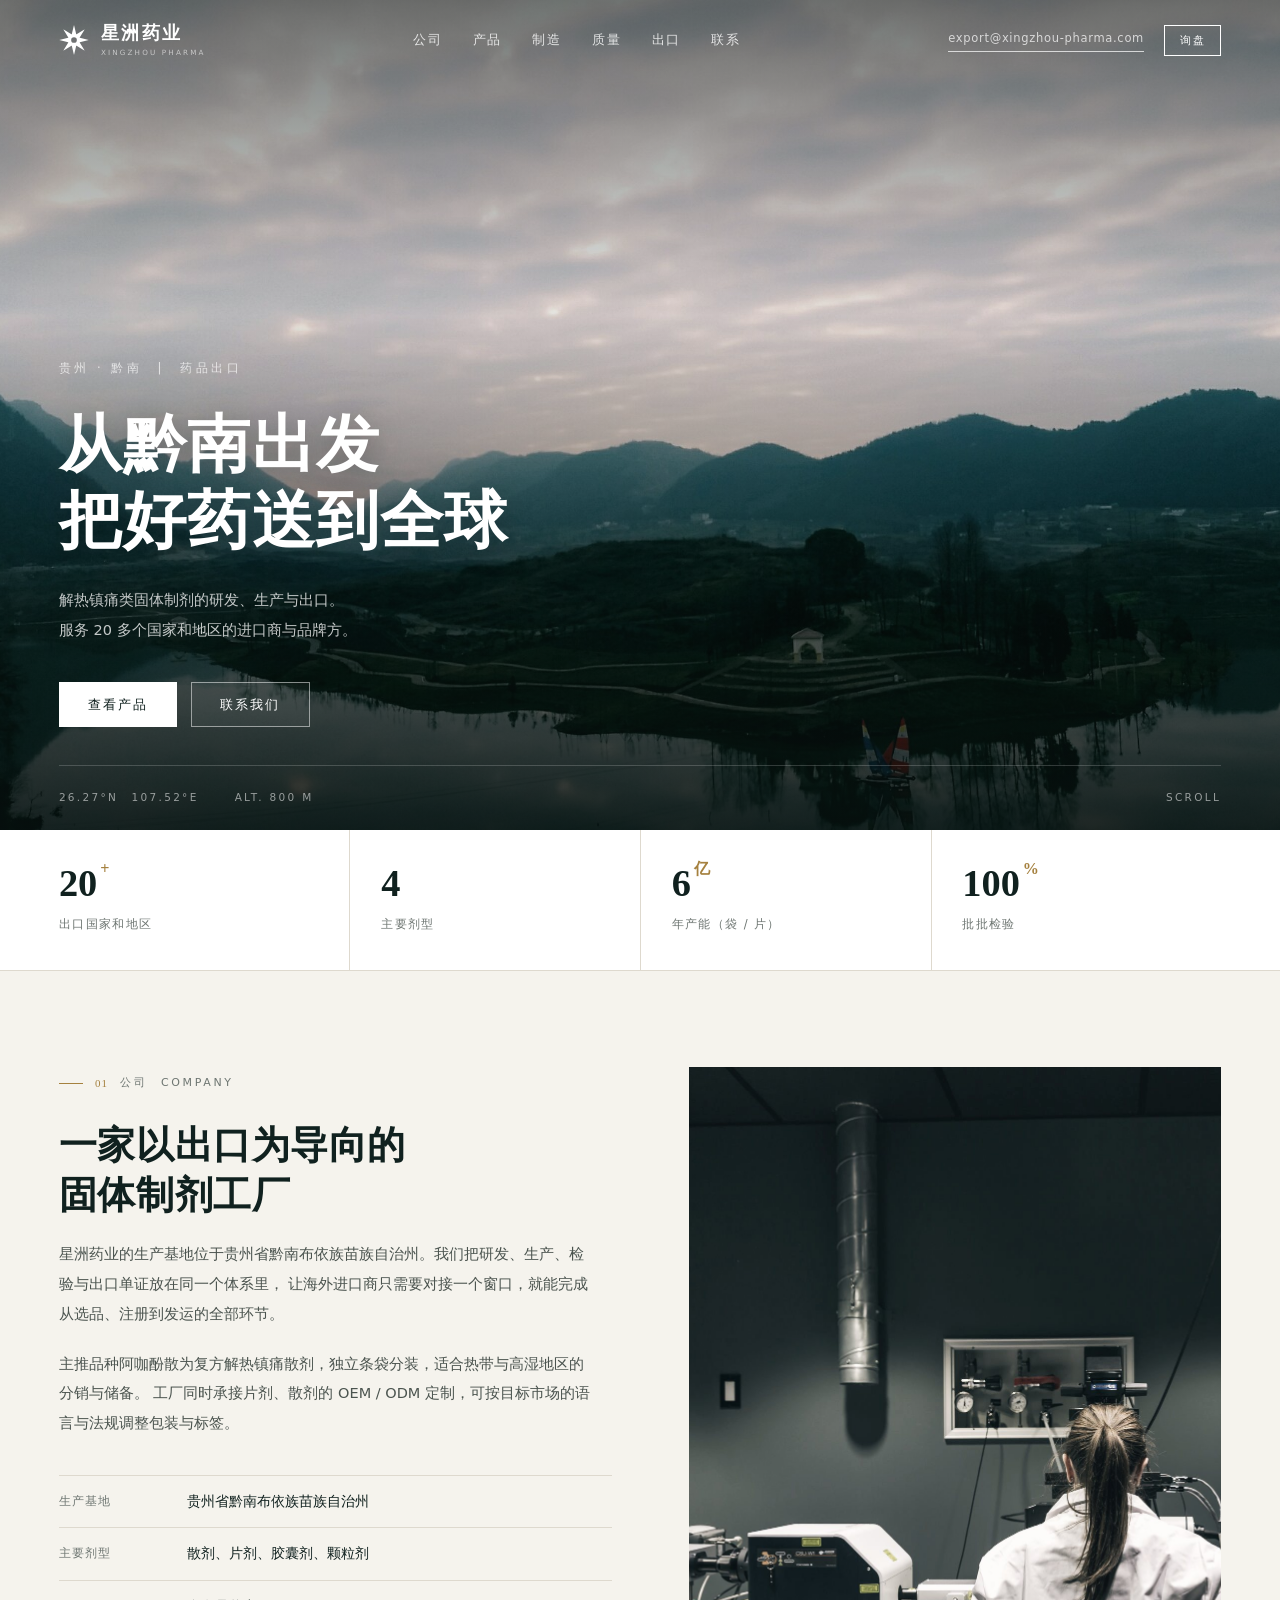
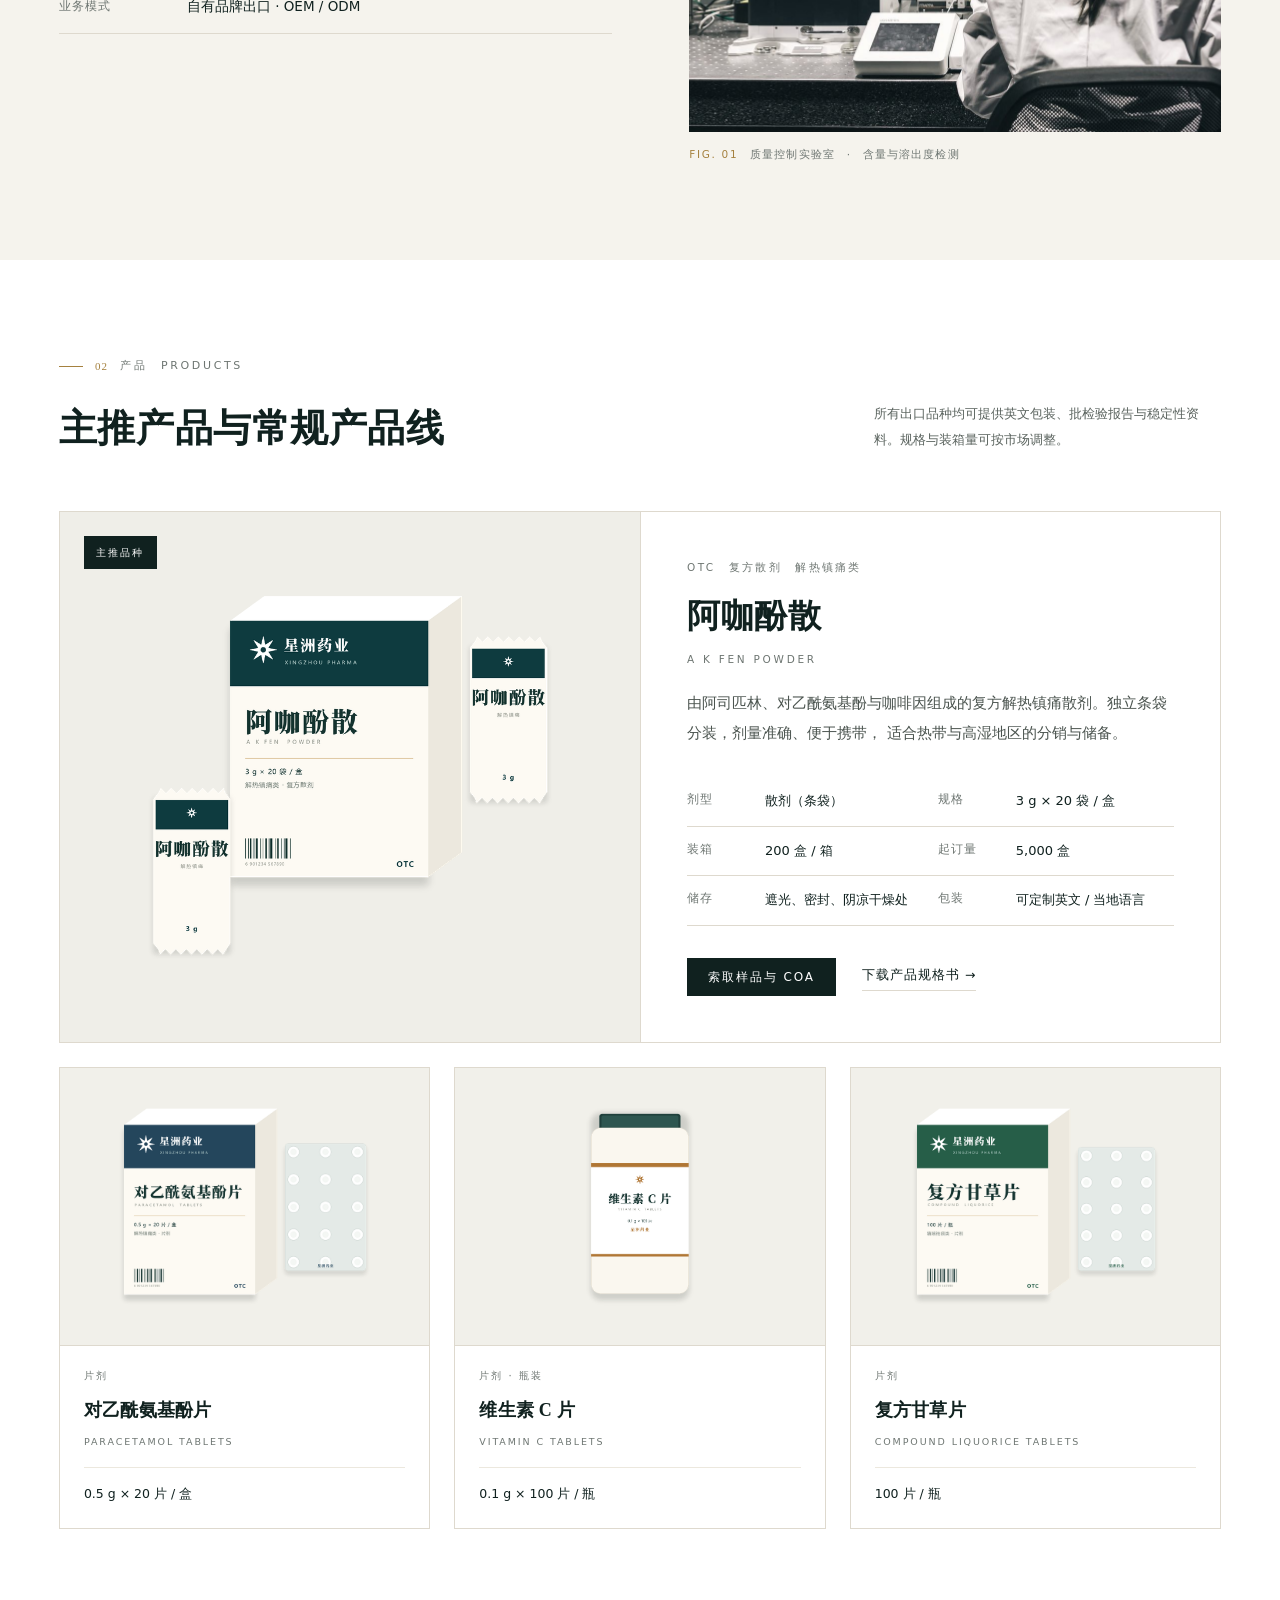
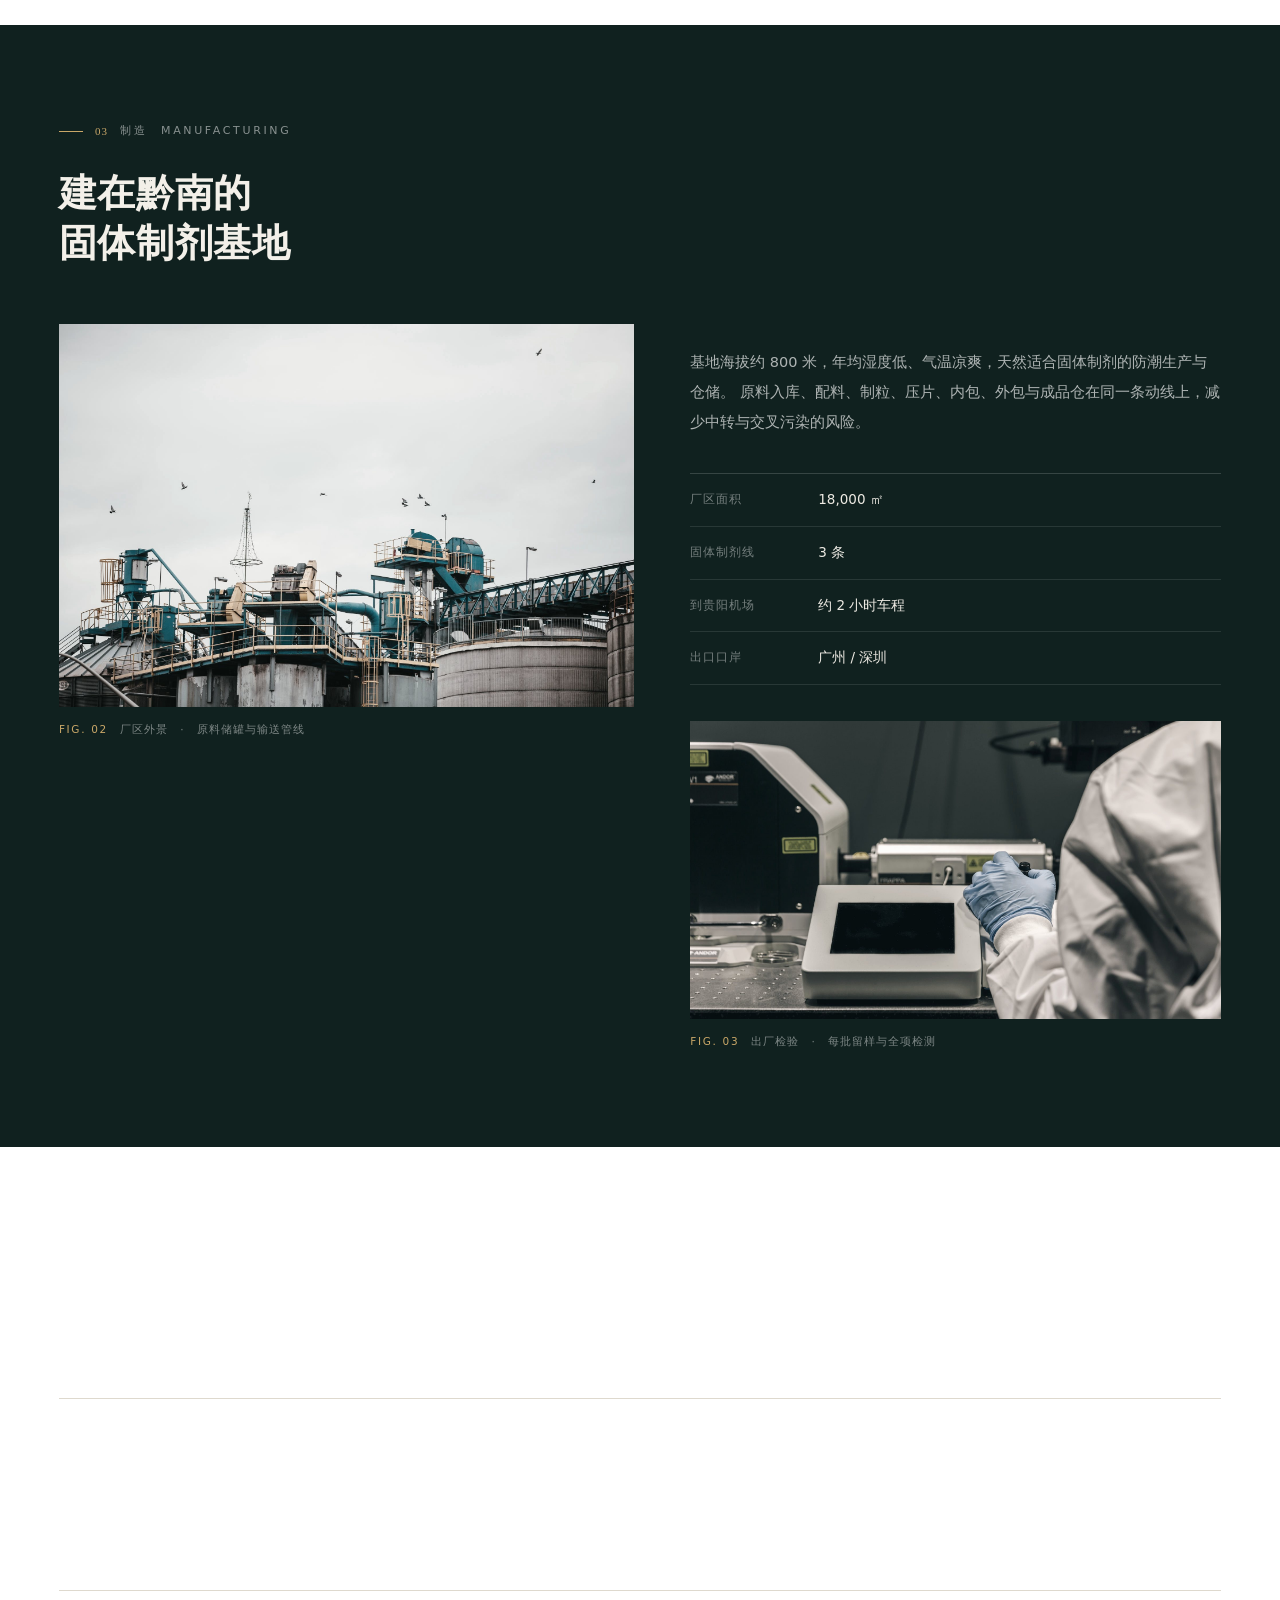
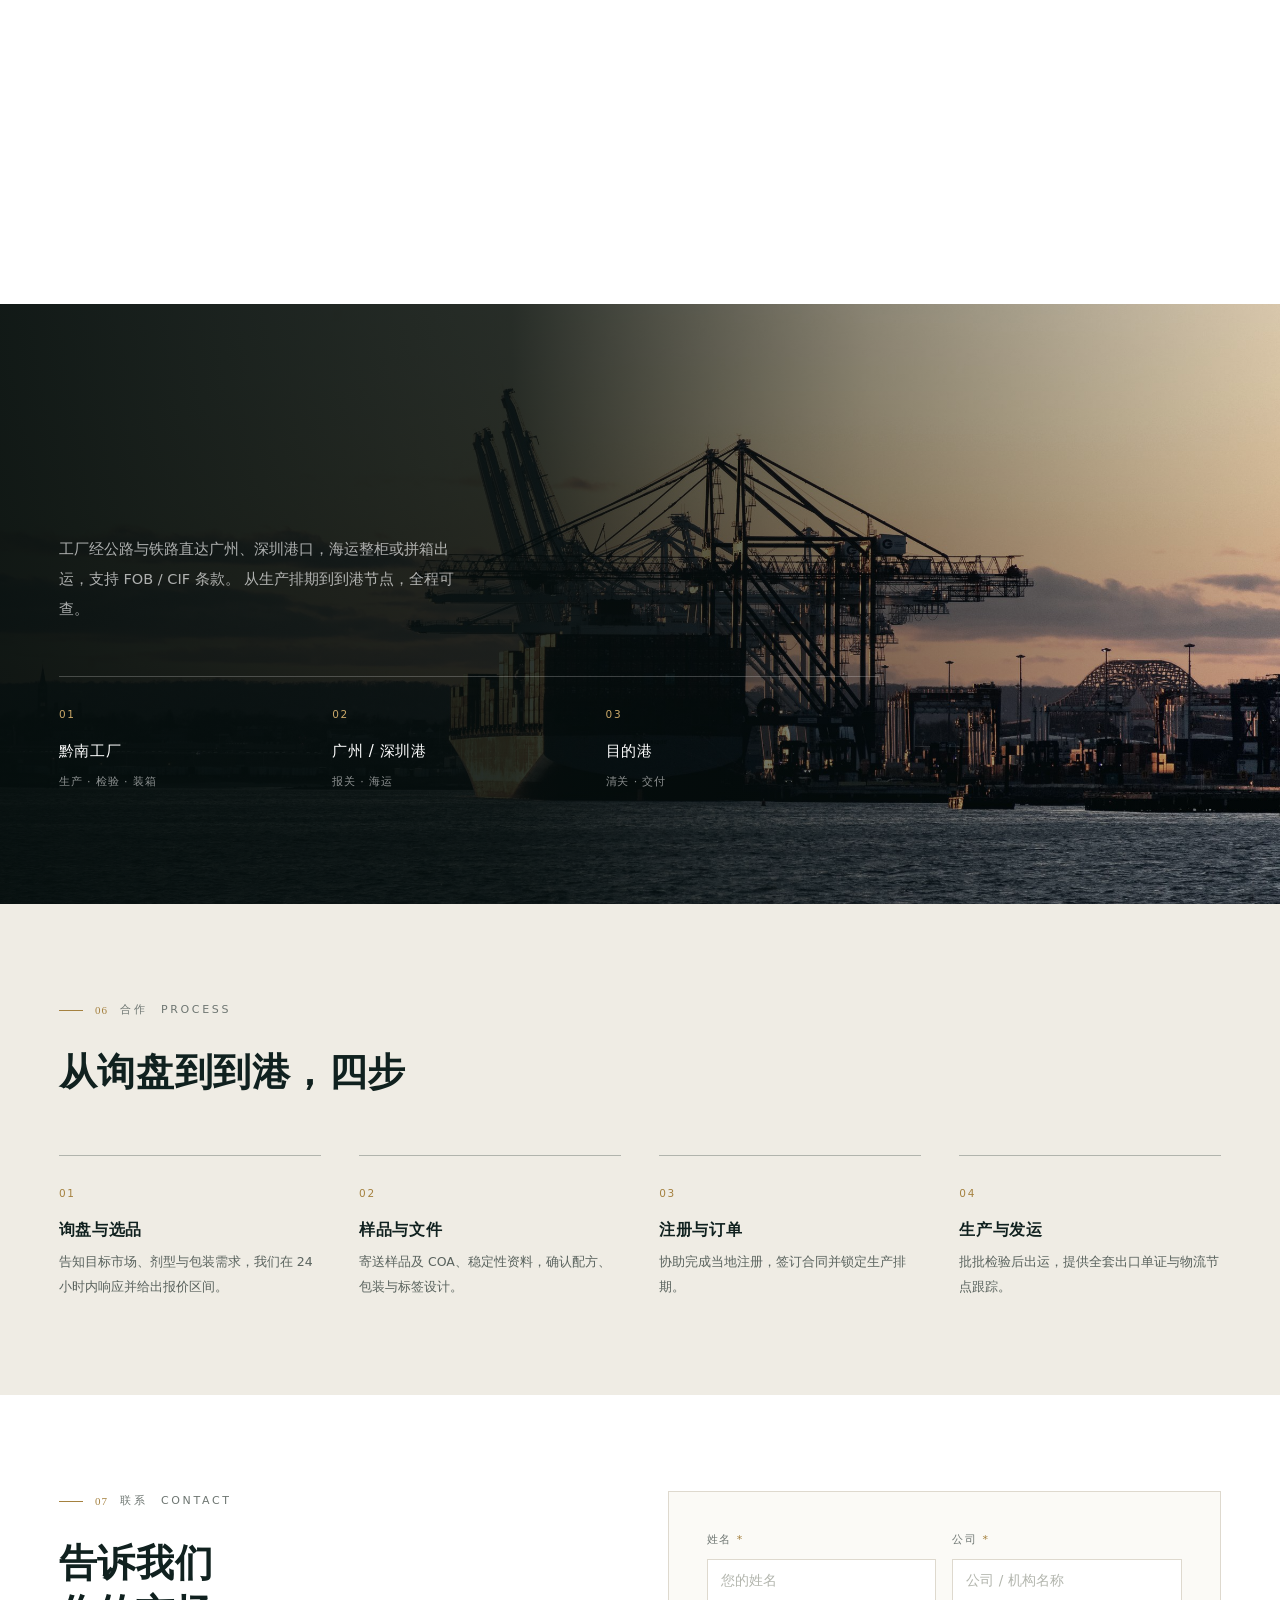
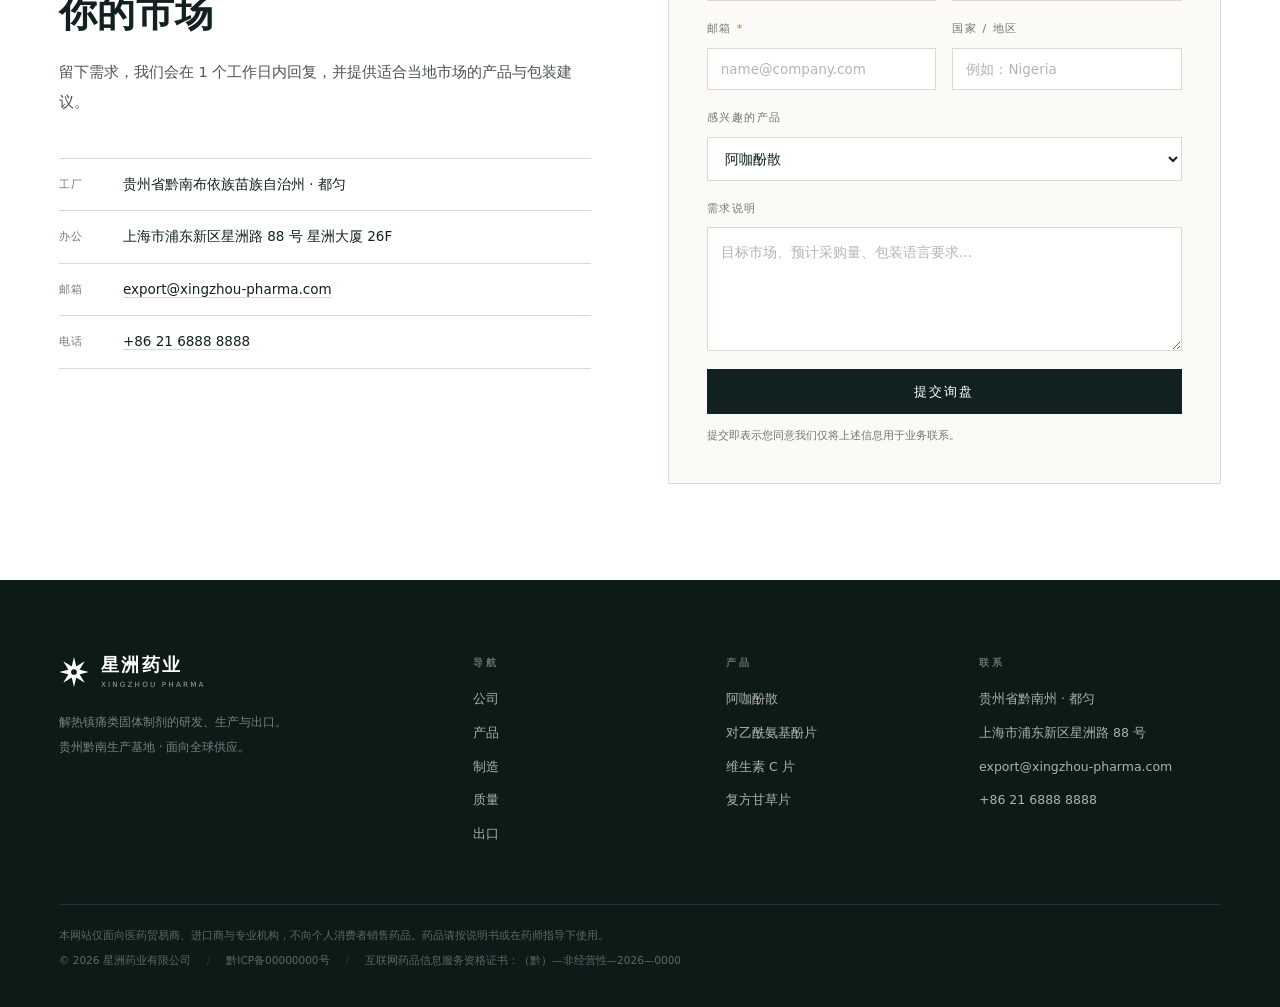
<file: index.html>
<!DOCTYPE html>
<html lang="zh-CN">
<head>
<meta charset="utf-8">
<meta name="viewport" content="width=device-width, initial-scale=1">
<title>星洲药业 XINGZHOU PHARMA｜解热镇痛类固体制剂 · 贵州黔南 · 药品出口</title>
<meta name="description" content="星洲药业位于贵州省黔南布依族苗族自治州，专注解热镇痛类固体制剂的研发、生产与出口。主推阿咖酚散，提供 OEM/ODM、注册文件与全套出口单证。">
<meta name="keywords" content="星洲药业,阿咖酚散,药品出口,解热镇痛,贵州黔南,制药工厂,OEM,ODM">
<meta property="og:type" content="website">
<meta property="og:title" content="星洲药业 · 从黔南出发，把好药送到全球">
<meta property="og:description" content="解热镇痛类固体制剂出口企业，主推阿咖酚散，贵州黔南生产基地。">
<meta property="og:image" content="assets/img/photo/hero-guizhou.jpg">
<meta name="theme-color" content="#0E3B3F">
<link rel="icon" href="assets/img/favicon.svg" type="image/svg+xml">
<link rel="apple-touch-icon" href="assets/img/favicon.svg">
<link rel="preload" as="image" href="assets/img/photo/hero-guizhou.jpg">
<link rel="stylesheet" href="assets/css/style.css">
<script>document.documentElement.className += ' js';</script>
<script type="application/ld+json">
{
  "@context": "https://schema.org",
  "@type": "Organization",
  "name": "星洲药业",
  "alternateName": "XINGZHOU PHARMA",
  "url": "https://www.xingzhou-pharma.com/",
  "description": "解热镇痛类固体制剂的研发、生产与出口企业，生产基地设于贵州省黔南布依族苗族自治州。",
  "address": {
    "@type": "PostalAddress",
    "addressRegion": "贵州省",
    "addressLocality": "黔南布依族苗族自治州",
    "addressCountry": "CN"
  },
  "contactPoint": [{
    "@type": "ContactPoint",
    "contactType": "sales",
    "email": "export@xingzhou-pharma.com",
    "telephone": "+86-21-6888-8888",
    "availableLanguage": ["zh-CN", "en"]
  }]
}
</script>
</head>
<body>
<a class="skip" href="#main">跳到主要内容</a>

<header class="site-header" id="header">
  <div class="container header-inner">
    <a class="brand" href="#top" aria-label="星洲药业 首页">
      <svg class="brand-mark" viewBox="0 0 200 200" aria-hidden="true">
        <path fill="currentColor" fill-rule="evenodd" d="M99.54 1.89 Q100.00 0.00 100.46 1.89 L114.85 61.15 Q115.31 63.04 116.97 62.03 L169.05 30.30 Q170.71 29.29 169.70 30.95 L137.97 83.03 Q136.96 84.69 138.85 85.15 L198.11 99.54 Q200.00 100.00 198.11 100.46 L138.85 114.85 Q136.96 115.31 137.97 116.97 L169.70 169.05 Q170.71 170.71 169.05 169.70 L116.97 137.97 Q115.31 136.96 114.85 138.85 L100.46 198.11 Q100.00 200.00 99.54 198.11 L85.15 138.85 Q84.69 136.96 83.03 137.97 L30.95 169.70 Q29.29 170.71 30.30 169.05 L62.03 116.97 Q63.04 115.31 61.15 114.85 L1.89 100.46 Q0.00 100.00 1.89 99.54 L61.15 85.15 Q63.04 84.69 62.03 83.03 L30.30 30.95 Q29.29 29.29 30.95 30.30 L83.03 62.03 Q84.69 63.04 85.15 61.15 Z M81.00 100 A 19 19 0 1 0 119.00 100 A 19 19 0 1 0 81.00 100 Z"/>
      </svg>
      <span class="brand-text">
        <strong>星洲药业</strong>
        <em>XINGZHOU PHARMA</em>
      </span>
    </a>

    <nav class="nav" id="nav" aria-label="主导航">
      <a href="#about">公司</a>
      <a href="#products">产品</a>
      <a href="#facility">制造</a>
      <a href="#quality">质量</a>
      <a href="#export">出口</a>
      <a href="#contact">联系</a>
    </nav>

    <div class="header-actions">
      <a class="header-mail" href="mailto:export@xingzhou-pharma.com">export@xingzhou-pharma.com</a>
      <a class="btn btn-outline btn-xs" href="#contact">询盘</a>
      <button class="burger" id="burger" aria-label="打开菜单" aria-expanded="false" aria-controls="nav">
        <span></span><span></span><span></span>
      </button>
    </div>
  </div>
</header>

<main id="main">

  <!-- ============ HERO ============ -->
  <section class="hero" id="top">
    <!-- Photo: "Landscape Scenery in Liupanshui, Guizhou, China" by 云中君, CC BY 2.5, via Wikimedia Commons — 占位图，上线请替换为实拍 -->
    <div class="hero-media">
      <img src="assets/img/photo/hero-guizhou.jpg" alt="贵州黔南喀斯特山地与河流" width="2000" height="1125" fetchpriority="high">
    </div>
    <div class="container hero-content">
      <p class="hero-kicker" data-reveal>贵州 · 黔南　|　药品出口</p>
      <h1 data-reveal data-delay="1">从黔南出发<br>把好药送到全球</h1>
      <p class="hero-sub" data-reveal data-delay="2">
        解热镇痛类固体制剂的研发、生产与出口。<br>
        服务 20 多个国家和地区的进口商与品牌方。
      </p>
      <div class="hero-actions" data-reveal data-delay="3">
        <a class="btn btn-solid" href="#products">查看产品</a>
        <a class="btn btn-ghost-light" href="#contact">联系我们</a>
      </div>
    </div>
    <div class="container hero-foot">
      <span>26.27°N　107.52°E</span>
      <span>ALT. 800 M</span>
      <span class="hero-scroll">SCROLL</span>
    </div>
  </section>

  <!-- ============ DATA BAND ============ -->
  <section class="band">
    <div class="container band-inner">
      <div class="band-item"><strong>20<sup>+</sup></strong><em>出口国家和地区</em></div>
      <div class="band-item"><strong>4</strong><em>主要剂型</em></div>
      <div class="band-item"><strong>6<sup>亿</sup></strong><em>年产能（袋 / 片）</em></div>
      <div class="band-item"><strong>100<sup>%</sup></strong><em>批批检验</em></div>
    </div>
  </section>

  <!-- ============ ABOUT ============ -->
  <section class="section" id="about">
    <div class="container split">
      <div class="split-text">
        <p class="label" data-reveal><span>01</span>公司　COMPANY</p>
        <h2 data-reveal data-delay="1">一家以出口为导向的<br>固体制剂工厂</h2>
        <p class="body" data-reveal data-delay="2">
          星洲药业的生产基地位于贵州省黔南布依族苗族自治州。我们把研发、生产、检验与出口单证放在同一个体系里，
          让海外进口商只需要对接一个窗口，就能完成从选品、注册到发运的全部环节。
        </p>
        <p class="body" data-reveal data-delay="2">
          主推品种阿咖酚散为复方解热镇痛散剂，独立条袋分装，适合热带与高湿地区的分销与储备。
          工厂同时承接片剂、散剂的 OEM / ODM 定制，可按目标市场的语言与法规调整包装与标签。
        </p>
        <dl class="facts" data-reveal data-delay="3">
          <div><dt>生产基地</dt><dd>贵州省黔南布依族苗族自治州</dd></div>
          <div><dt>主要剂型</dt><dd>散剂、片剂、胶囊剂、颗粒剂</dd></div>
          <div><dt>业务模式</dt><dd>自有品牌出口 · OEM / ODM</dd></div>
        </dl>
      </div>
      <figure class="figure" data-reveal data-delay="2">
        <div class="figure-media ratio-4-5">
          <img src="assets/img/photo/lab.jpg" alt="实验室中操作分析仪器的技术人员" loading="lazy" width="2000" height="1333">
        </div>
        <figcaption><span>FIG. 01</span>质量控制实验室　·　含量与溶出度检测</figcaption>
      </figure>
    </div>
  </section>

  <!-- ============ PRODUCTS ============ -->
  <section class="section section-white" id="products">
    <div class="container">
      <header class="sec-head">
        <div>
          <p class="label" data-reveal><span>02</span>产品　PRODUCTS</p>
          <h2 data-reveal data-delay="1">主推产品与常规产品线</h2>
        </div>
        <p class="sec-aside" data-reveal data-delay="2">
          所有出口品种均可提供英文包装、批检验报告与稳定性资料。规格与装箱量可按市场调整。
        </p>
      </header>

      <article class="feature" data-reveal>
        <div class="feature-media">
          <img src="assets/img/product-akafen.png" alt="阿咖酚散 包装：纸盒与独立条袋" width="756" height="687">
          <span class="feature-flag">主推品种</span>
        </div>
        <div class="feature-body">
          <p class="feature-kicker">OTC　复方散剂　解热镇痛类</p>
          <h3>阿咖酚散</h3>
          <p class="feature-latin">A K FEN POWDER</p>
          <p class="body">
            由阿司匹林、对乙酰氨基酚与咖啡因组成的复方解热镇痛散剂。独立条袋分装，剂量准确、便于携带，
            适合热带与高湿地区的分销与储备。
          </p>
          <table class="spec">
            <tbody>
              <tr><th>剂型</th><td>散剂（条袋）</td><th>规格</th><td>3 g × 20 袋 / 盒</td></tr>
              <tr><th>装箱</th><td>200 盒 / 箱</td><th>起订量</th><td>5,000 盒</td></tr>
              <tr><th>储存</th><td>遮光、密封、阴凉干燥处</td><th>包装</th><td>可定制英文 / 当地语言</td></tr>
            </tbody>
          </table>
          <div class="feature-actions">
            <a class="btn btn-solid btn-sm" href="#contact">索取样品与 COA</a>
            <a class="text-link" href="#contact">下载产品规格书 <span aria-hidden="true">→</span></a>
          </div>
        </div>
      </article>

      <div class="product-row">
        <article class="product" data-reveal>
          <div class="product-media"><img src="assets/img/product-paracetamol.png" alt="对乙酰氨基酚片 包装" loading="lazy" width="714" height="574"></div>
          <div class="product-body">
            <p class="product-kicker">片剂</p>
            <h4>对乙酰氨基酚片</h4>
            <p class="product-latin">PARACETAMOL TABLETS</p>
            <p class="product-spec">0.5 g × 20 片 / 盒</p>
          </div>
        </article>
        <article class="product" data-reveal data-delay="1">
          <div class="product-media"><img src="assets/img/product-vitc.png" alt="维生素 C 片 包装" loading="lazy" width="353" height="593"></div>
          <div class="product-body">
            <p class="product-kicker">片剂 · 瓶装</p>
            <h4>维生素 C 片</h4>
            <p class="product-latin">VITAMIN C TABLETS</p>
            <p class="product-spec">0.1 g × 100 片 / 瓶</p>
          </div>
        </article>
        <article class="product" data-reveal data-delay="2">
          <div class="product-media"><img src="assets/img/product-glycyrrhiza.png" alt="复方甘草片 包装" loading="lazy" width="704" height="574"></div>
          <div class="product-body">
            <p class="product-kicker">片剂</p>
            <h4>复方甘草片</h4>
            <p class="product-latin">COMPOUND LIQUORICE TABLETS</p>
            <p class="product-spec">100 片 / 瓶</p>
          </div>
        </article>
      </div>
    </div>
  </section>

  <!-- ============ FACILITY ============ -->
  <section class="section section-dark" id="facility">
    <div class="container">
      <div class="dark-head">
        <p class="label label-light" data-reveal><span>03</span>制造　MANUFACTURING</p>
        <h2 data-reveal data-delay="1">建在黔南的<br>固体制剂基地</h2>
      </div>

      <div class="facility-grid">
        <figure class="figure figure-dark" data-reveal>
          <div class="figure-media ratio-3-2">
            <img src="assets/img/photo/plant.jpg" alt="厂区设备与管道" loading="lazy" width="2000" height="1333">
          </div>
          <figcaption><span>FIG. 02</span>厂区外景　·　原料储罐与输送管线</figcaption>
        </figure>

        <div class="facility-text">
          <p class="body body-light" data-reveal data-delay="1">
            基地海拔约 800 米，年均湿度低、气温凉爽，天然适合固体制剂的防潮生产与仓储。
            原料入库、配料、制粒、压片、内包、外包与成品仓在同一条动线上，减少中转与交叉污染的风险。
          </p>
          <dl class="facts facts-light" data-reveal data-delay="2">
            <div><dt>厂区面积</dt><dd>18,000 ㎡</dd></div>
            <div><dt>固体制剂线</dt><dd>3 条</dd></div>
            <div><dt>到贵阳机场</dt><dd>约 2 小时车程</dd></div>
            <div><dt>出口口岸</dt><dd>广州 / 深圳</dd></div>
          </dl>
          <figure class="figure figure-dark figure-inset" data-reveal data-delay="2">
            <div class="figure-media ratio-16-9">
              <img src="assets/img/photo/qc.jpg" alt="检验人员操作检测设备" loading="lazy" width="2000" height="1333">
            </div>
            <figcaption><span>FIG. 03</span>出厂检验　·　每批留样与全项检测</figcaption>
          </figure>
        </div>
      </div>
    </div>
  </section>

  <!-- ============ QUALITY ============ -->
  <section class="section section-white" id="quality">
    <div class="container">
      <header class="sec-head">
        <div>
          <p class="label" data-reveal><span>04</span>质量　QUALITY</p>
          <h2 data-reveal data-delay="1">文件与产品一起交付</h2>
        </div>
        <p class="sec-aside" data-reveal data-delay="2">
          每一批出口产品都随附完整文件包，帮助进口商完成清关与当地注册。
          我们把“合规”看作产品的一部分，而不是售后工作。
        </p>
      </header>

      <div class="quality-grid">
        <article class="q-item" data-reveal>
          <span class="q-num">01</span>
          <h3>GMP 生产体系</h3>
          <p>按 GMP 组织生产的固体制剂车间，批记录完整可追溯，关键工序在线监控。</p>
        </article>
        <article class="q-item" data-reveal data-delay="1">
          <span class="q-num">02</span>
          <h3>批批检验</h3>
          <p>每批出厂前完成含量、溶出度、水分与微生物等全项检验，随货提供 COA。</p>
        </article>
        <article class="q-item" data-reveal data-delay="2">
          <span class="q-num">03</span>
          <h3>稳定性研究</h3>
          <p>长期与加速稳定性数据可按目标市场的气候带提供，支持注册与货架期设定。</p>
        </article>
        <article class="q-item" data-reveal data-delay="3">
          <span class="q-num">04</span>
          <h3>注册与单证</h3>
          <p>提供 CTD / ACTD 格式资料、自由销售证明、原产地证等，配合当地药监注册。</p>
        </article>
      </div>

      <div class="doc-band" data-reveal>
        <p class="doc-title">随货文件清单　/　DOCUMENTATION</p>
        <ul class="doc-list">
          <li>批检验报告（COA）</li>
          <li>批记录摘要</li>
          <li>稳定性数据</li>
          <li>CTD / ACTD 资料</li>
          <li>原产地证</li>
          <li>自由销售证明</li>
          <li>装箱单 / 商业发票</li>
          <li>运输与温控记录</li>
        </ul>
      </div>
    </div>
  </section>

  <!-- ============ EXPORT ============ -->
  <section class="export" id="export">
    <!-- Photo: "Port Jersey container ship sunset 2018" by Eric Kilby, CC BY-SA 2.0, via Wikimedia Commons — 占位图 -->
    <div class="export-media">
      <img src="assets/img/photo/port.jpg" alt="港口集装箱码头与货轮" loading="lazy" width="2400" height="1600">
    </div>
    <div class="container export-inner">
      <p class="label label-light" data-reveal><span>05</span>出口　EXPORT</p>
      <h2 data-reveal data-delay="1">从黔南到你的仓库</h2>
      <p class="body body-light export-lead" data-reveal data-delay="2">
        工厂经公路与铁路直达广州、深圳港口，海运整柜或拼箱出运，支持 FOB / CIF 条款。
        从生产排期到到港节点，全程可查。
      </p>
      <ol class="route" data-reveal data-delay="3">
        <li><span>01</span><b>黔南工厂</b><i>生产 · 检验 · 装箱</i></li>
        <li><span>02</span><b>广州 / 深圳港</b><i>报关 · 海运</i></li>
        <li><span>03</span><b>目的港</b><i>清关 · 交付</i></li>
      </ol>
    </div>
  </section>

  <!-- ============ PROCESS ============ -->
  <section class="section section-tint" id="process">
    <div class="container">
      <header class="sec-head">
        <div>
          <p class="label" data-reveal><span>06</span>合作　PROCESS</p>
          <h2 data-reveal data-delay="1">从询盘到到港，四步</h2>
        </div>
      </header>
      <ol class="steps">
        <li class="step" data-reveal>
          <span class="step-num">01</span>
          <h3>询盘与选品</h3>
          <p>告知目标市场、剂型与包装需求，我们在 24 小时内响应并给出报价区间。</p>
        </li>
        <li class="step" data-reveal data-delay="1">
          <span class="step-num">02</span>
          <h3>样品与文件</h3>
          <p>寄送样品及 COA、稳定性资料，确认配方、包装与标签设计。</p>
        </li>
        <li class="step" data-reveal data-delay="2">
          <span class="step-num">03</span>
          <h3>注册与订单</h3>
          <p>协助完成当地注册，签订合同并锁定生产排期。</p>
        </li>
        <li class="step" data-reveal data-delay="3">
          <span class="step-num">04</span>
          <h3>生产与发运</h3>
          <p>批批检验后出运，提供全套出口单证与物流节点跟踪。</p>
        </li>
      </ol>
    </div>
  </section>

  <!-- ============ CONTACT ============ -->
  <section class="section section-white" id="contact">
    <div class="container contact-inner">
      <div class="contact-copy">
        <p class="label" data-reveal><span>07</span>联系　CONTACT</p>
        <h2 data-reveal data-delay="1">告诉我们<br>你的市场</h2>
        <p class="body" data-reveal data-delay="2">
          留下需求，我们会在 1 个工作日内回复，并提供适合当地市场的产品与包装建议。
        </p>
        <dl class="contact-list" data-reveal data-delay="3">
          <div><dt>工厂</dt><dd>贵州省黔南布依族苗族自治州 · 都匀</dd></div>
          <div><dt>办公</dt><dd>上海市浦东新区星洲路 88 号 星洲大厦 26F</dd></div>
          <div><dt>邮箱</dt><dd><a href="mailto:export@xingzhou-pharma.com">export@xingzhou-pharma.com</a></dd></div>
          <div><dt>电话</dt><dd><a href="tel:+862168888888">+86 21 6888 8888</a></dd></div>
        </dl>
      </div>

      <form class="contact-form" id="inquiry" novalidate data-reveal data-delay="2">
        <div class="field-row">
          <label class="field">
            <span>姓名 <em>*</em></span>
            <input type="text" name="name" required autocomplete="name" placeholder="您的姓名">
          </label>
          <label class="field">
            <span>公司 <em>*</em></span>
            <input type="text" name="company" required autocomplete="organization" placeholder="公司 / 机构名称">
          </label>
        </div>
        <div class="field-row">
          <label class="field">
            <span>邮箱 <em>*</em></span>
            <input type="email" name="email" required autocomplete="email" placeholder="name@company.com">
          </label>
          <label class="field">
            <span>国家 / 地区</span>
            <input type="text" name="country" autocomplete="country-name" placeholder="例如：Nigeria">
          </label>
        </div>
        <label class="field">
          <span>感兴趣的产品</span>
          <select name="product">
            <option>阿咖酚散</option>
            <option>对乙酰氨基酚片</option>
            <option>维生素 C 片</option>
            <option>复方甘草片</option>
            <option>OEM / ODM 定制</option>
            <option>其他</option>
          </select>
        </label>
        <label class="field">
          <span>需求说明</span>
          <textarea name="message" rows="4" placeholder="目标市场、预计采购量、包装语言要求…"></textarea>
        </label>
        <div class="form-foot">
          <button class="btn btn-solid btn-block" type="submit">提交询盘</button>
          <p class="form-note">提交即表示您同意我们仅将上述信息用于业务联系。</p>
        </div>
        <p class="form-success" id="formSuccess" hidden>
          已收到您的询盘。我们的出口团队会在 1 个工作日内与您联系。
        </p>
      </form>
    </div>
  </section>

</main>

<footer class="site-footer">
  <div class="container footer-inner">
    <div class="footer-brand">
      <a class="brand" href="#top">
        <svg class="brand-mark" viewBox="0 0 200 200" aria-hidden="true">
          <path fill="currentColor" fill-rule="evenodd" d="M99.54 1.89 Q100.00 0.00 100.46 1.89 L114.85 61.15 Q115.31 63.04 116.97 62.03 L169.05 30.30 Q170.71 29.29 169.70 30.95 L137.97 83.03 Q136.96 84.69 138.85 85.15 L198.11 99.54 Q200.00 100.00 198.11 100.46 L138.85 114.85 Q136.96 115.31 137.97 116.97 L169.70 169.05 Q170.71 170.71 169.05 169.70 L116.97 137.97 Q115.31 136.96 114.85 138.85 L100.46 198.11 Q100.00 200.00 99.54 198.11 L85.15 138.85 Q84.69 136.96 83.03 137.97 L30.95 169.70 Q29.29 170.71 30.30 169.05 L62.03 116.97 Q63.04 115.31 61.15 114.85 L1.89 100.46 Q0.00 100.00 1.89 99.54 L61.15 85.15 Q63.04 84.69 62.03 83.03 L30.30 30.95 Q29.29 29.29 30.95 30.30 L83.03 62.03 Q84.69 63.04 85.15 61.15 Z M81.00 100 A 19 19 0 1 0 119.00 100 A 19 19 0 1 0 81.00 100 Z"/>
        </svg>
        <span class="brand-text">
          <strong>星洲药业</strong>
          <em>XINGZHOU PHARMA</em>
        </span>
      </a>
      <p>解热镇痛类固体制剂的研发、生产与出口。<br>贵州黔南生产基地 · 面向全球供应。</p>
    </div>

    <nav class="footer-col" aria-label="页脚导航">
      <h4>导航</h4>
      <a href="#about">公司</a>
      <a href="#products">产品</a>
      <a href="#facility">制造</a>
      <a href="#quality">质量</a>
      <a href="#export">出口</a>
    </nav>

    <div class="footer-col">
      <h4>产品</h4>
      <a href="#products">阿咖酚散</a>
      <a href="#products">对乙酰氨基酚片</a>
      <a href="#products">维生素 C 片</a>
      <a href="#products">复方甘草片</a>
    </div>

    <div class="footer-col">
      <h4>联系</h4>
      <p>贵州省黔南州 · 都匀</p>
      <p>上海市浦东新区星洲路 88 号</p>
      <a href="mailto:export@xingzhou-pharma.com">export@xingzhou-pharma.com</a>
      <a href="tel:+862168888888">+86 21 6888 8888</a>
    </div>
  </div>

  <div class="container footer-legal">
    <p>本网站仅面向医药贸易商、进口商与专业机构，不向个人消费者销售药品。药品请按说明书或在药师指导下使用。</p>
    <p class="footer-copy">© <span id="year">2026</span> 星洲药业有限公司　<span class="sep">/</span>　黔ICP备00000000号　<span class="sep">/</span>　互联网药品信息服务资格证书：（黔）—非经营性—2026—0000</p>
  </div>
</footer>

<script src="assets/js/main.js" defer></script>
</body>
</html>
</file>
<file: assets/css/style.css>
/* ==========================================================================
   星洲药业 XINGZHOU PHARMA — site styles v2 (documentary / corporate)
   ========================================================================== */

:root{
  --ink:#10211F;
  --ink-2:#1B2E2B;
  --teal:#0E3B3F;
  --bronze:#A5813F;
  --bronze-light:#C9A768;
  --paper:#F5F3ED;
  --white:#FFFFFF;
  --card:#FBFAF6;
  --gray:#6E7672;
  --text:#4B544F;
  --line:#DED9CE;
  --line-soft:#ECE8DE;
  --serif:"Noto Serif SC","Source Han Serif SC","Songti SC","SimSun",serif;
  --sans:"Noto Sans SC","PingFang SC","Microsoft YaHei",system-ui,-apple-system,"Segoe UI",sans-serif;
  --gutter:clamp(20px,4.6vw,64px);
  --ease:cubic-bezier(.22,.61,.36,1);
}

*,*::before,*::after{box-sizing:border-box}
html{scroll-behavior:smooth;scroll-padding-top:92px;-webkit-text-size-adjust:100%}
body{
  margin:0;background:var(--paper);color:var(--ink);
  font-family:var(--sans);font-size:15px;line-height:1.9;
  -webkit-font-smoothing:antialiased;text-rendering:optimizeLegibility;overflow-x:hidden;
}
img{max-width:100%;display:block;height:auto}
a{color:inherit;text-decoration:none}
h1,h2,h3,h4{font-family:var(--serif);font-weight:900;margin:0;letter-spacing:.015em;line-height:1.32}
h2{font-size:clamp(27px,3vw,38px)}
p{margin:0}
ul,ol{margin:0;padding:0;list-style:none}
table{border-collapse:collapse}
button{font:inherit;color:inherit}
::selection{background:var(--teal);color:#fff}
:focus-visible{outline:2px solid var(--bronze);outline-offset:3px}

.container{width:min(1320px,100% - var(--gutter) * 2);margin-inline:auto}
.section{padding-block:clamp(64px,7.5vw,112px)}
.section-white{background:var(--white)}
.section-tint{background:#EFECE4}
.section-dark{background:var(--ink);color:#E9E5DC}
.section-dark h2{color:#F3F0E9}

.skip{position:absolute;left:-9999px;top:0;z-index:200;background:var(--ink);color:#fff;padding:12px 18px;font-size:13px}
.skip:focus{left:16px;top:16px}

/* ---------- buttons ---------- */
.btn{
  display:inline-flex;align-items:center;justify-content:center;gap:8px;
  padding:15px 28px;border:1px solid transparent;font-size:13px;letter-spacing:.16em;
  line-height:1;cursor:pointer;transition:background .35s var(--ease),color .35s var(--ease),
  border-color .35s var(--ease),transform .35s var(--ease);
}
.btn-solid{background:var(--ink);color:#fff}
.btn-solid:hover{background:#06110F}
.btn-outline{border-color:currentColor;background:transparent}
.btn-outline:hover{background:rgba(255,255,255,.12)}
.btn-ghost-light{border-color:rgba(255,255,255,.5);color:#fff;background:rgba(255,255,255,.04)}
.btn-ghost-light:hover{background:rgba(255,255,255,.14);border-color:#fff}
.btn-sm{padding:12px 20px;font-size:12px}
.btn-xs{padding:9px 15px;font-size:11px;letter-spacing:.14em}
.btn-block{width:100%}
.hero .btn-solid{background:#fff;color:var(--ink)}
.hero .btn-solid:hover{background:#EDEAE3}

.text-link{font-size:12.5px;letter-spacing:.08em;border-bottom:1px solid var(--line);padding-bottom:3px;
  transition:border-color .3s,color .3s}
.text-link:hover{border-color:var(--ink)}
.text-link span{display:inline-block;transition:transform .3s var(--ease)}
.text-link:hover span{transform:translateX(4px)}

/* ---------- label / eyebrow ---------- */
.label{display:flex;align-items:center;gap:12px;font-size:11px;letter-spacing:.24em;
  color:var(--gray);margin-bottom:26px}
.label::before{content:"";width:24px;height:1px;background:var(--bronze);flex:none}
.label span{font-family:var(--serif);color:var(--bronze);letter-spacing:.1em}
.label-light{color:rgba(255,255,255,.5)}
.label-light::before{background:var(--bronze-light)}
.label-light span{color:var(--bronze-light)}

/* ---------- header ---------- */
.site-header{position:fixed;inset:0 0 auto;z-index:80;color:#fff;
  transition:background .45s var(--ease),color .45s var(--ease),box-shadow .45s var(--ease)}
.site-header.is-scrolled{background:#fff;color:var(--ink);box-shadow:0 1px 0 var(--line)}
.header-inner{height:80px;display:flex;align-items:center;justify-content:space-between;gap:32px}
.brand{display:flex;align-items:center;gap:12px;color:inherit}
.brand-mark{width:30px;height:30px;flex:none}
.brand-text{display:flex;flex-direction:column;line-height:1}
.brand-text strong{font-family:var(--serif);font-size:18px;font-weight:900;letter-spacing:.14em}
.brand-text em{font-style:normal;font-size:7.2px;letter-spacing:.3em;margin-top:7px;opacity:.6}

.nav{display:flex;gap:30px}
.nav a{position:relative;font-size:13px;letter-spacing:.14em;color:currentColor;opacity:.82;padding:6px 0;
  transition:opacity .3s}
.nav a:hover{opacity:1}
.nav a::after{content:"";position:absolute;left:0;right:0;bottom:0;height:1px;background:currentColor;
  transform:scaleX(0);transform-origin:right;transition:transform .4s var(--ease)}
.nav a:hover::after{transform:scaleX(1);transform-origin:left}

.header-actions{display:flex;align-items:center;gap:20px}
.header-mail{font-size:11.5px;letter-spacing:.06em;opacity:.72;border-bottom:1px solid currentColor;padding-bottom:2px}
.header-mail:hover{opacity:1}
.burger{display:none;width:42px;height:38px;border:1px solid currentColor;background:none;cursor:pointer;
  position:relative;padding:0;color:inherit}
.burger span{position:absolute;left:11px;width:18px;height:1.4px;background:currentColor;transition:transform .35s,opacity .25s}
.burger span:nth-child(1){top:13px}
.burger span:nth-child(2){top:18.5px}
.burger span:nth-child(3){top:24px}
.burger.is-open span:nth-child(1){transform:translateY(5.5px) rotate(45deg)}
.burger.is-open span:nth-child(2){opacity:0}
.burger.is-open span:nth-child(3){transform:translateY(-5.5px) rotate(-45deg)}

/* ---------- hero ---------- */
.hero{position:relative;display:flex;flex-direction:column;justify-content:flex-end;
  min-height:min(94vh,830px);color:#fff;overflow:hidden}
.hero-media{position:absolute;inset:0}
.hero-media img{width:100%;height:100%;object-fit:cover;object-position:center 68%}
.hero::after{content:"";position:absolute;inset:0;
  background:linear-gradient(180deg,rgba(6,16,15,.58) 0%,rgba(6,16,15,.10) 38%,rgba(6,16,15,.86) 100%)}
.hero-content{position:relative;z-index:2;padding-bottom:clamp(24px,3vw,40px)}
.hero-kicker{font-size:11.5px;letter-spacing:.3em;color:rgba(255,255,255,.72);margin-bottom:28px}
.hero h1{font-size:clamp(34px,4.9vw,64px);line-height:1.2;color:#fff;letter-spacing:.02em;
  text-shadow:0 2px 30px rgba(0,0,0,.28)}
.hero-sub{margin-top:26px;font-size:14.5px;line-height:2.1;color:rgba(255,255,255,.76);max-width:46ch}
.hero-actions{display:flex;gap:14px;margin-top:36px;flex-wrap:wrap}
.hero-foot{position:relative;z-index:2;display:flex;gap:36px;align-items:center;
  border-top:1px solid rgba(255,255,255,.18);padding-block:22px;
  font-size:10.5px;letter-spacing:.22em;color:rgba(255,255,255,.55)}
.hero-scroll{margin-left:auto}

/* ---------- data band ---------- */
.band{background:#fff;border-bottom:1px solid var(--line)}
.band-inner{display:grid;grid-template-columns:repeat(4,1fr)}
.band-item{padding:34px 0 34px clamp(16px,2.4vw,36px);border-left:1px solid var(--line)}
.band-item:first-child{border-left:0;padding-left:0}
.band-item strong{font-family:var(--serif);font-weight:900;font-size:clamp(30px,3vw,40px);
  line-height:1;display:block;letter-spacing:0}
.band-item sup{font-size:.42em;color:var(--bronze);margin-left:3px;top:-.5em;position:relative}
.band-item em{font-style:normal;display:block;margin-top:12px;font-size:11.5px;letter-spacing:.12em;color:var(--gray)}

/* ---------- shared ---------- */
.body{font-size:14.5px;line-height:2.05;color:var(--text);margin-top:20px;max-width:58ch}
.body-light{color:rgba(255,255,255,.66)}
.split{display:grid;grid-template-columns:1.02fr .98fr;gap:clamp(40px,6vw,96px);align-items:start}
.split-text{padding-top:6px}

.figure{margin:0}
.figure-media{overflow:hidden;background:#E6E2D8}
.figure-media img{width:100%;height:100%;object-fit:cover;transition:transform 1.4s var(--ease)}
.figure:hover .figure-media img{transform:scale(1.035)}
.ratio-4-5{aspect-ratio:4/5}
.ratio-3-2{aspect-ratio:3/2}
.ratio-16-9{aspect-ratio:16/9}
figcaption{margin-top:14px;font-size:10.5px;letter-spacing:.1em;color:var(--gray);display:flex;gap:12px;line-height:1.7}
figcaption span{color:var(--bronze);flex:none;letter-spacing:.16em}
.figure-dark .figure-media{background:#182421}
.figure-dark figcaption{color:rgba(255,255,255,.45)}
.figure-dark figcaption span{color:var(--bronze-light)}

.facts{margin-top:36px;border-top:1px solid var(--line)}
.facts > div{display:flex;gap:24px;padding:13px 0;border-bottom:1px solid var(--line)}
.facts dt{flex:none;width:104px;font-size:11.5px;letter-spacing:.08em;color:var(--gray);padding-top:2px}
.facts dd{margin:0;font-size:13.5px;color:var(--ink)}
.facts-light{border-color:rgba(255,255,255,.16)}
.facts-light > div{border-color:rgba(255,255,255,.1)}
.facts-light dt{color:rgba(255,255,255,.42)}
.facts-light dd{color:#EDEAE3}

.sec-head{display:flex;justify-content:space-between;align-items:flex-end;gap:56px;margin-bottom:clamp(36px,4.5vw,60px)}
.sec-aside{font-size:13px;line-height:2;color:#5A635E;max-width:42ch;flex:none;width:min(42ch,38%)}

/* ---------- products ---------- */
.feature{display:grid;grid-template-columns:1fr 1fr;border:1px solid var(--line);background:#fff}
.feature-media{position:relative;background:#EFEEE8;display:flex;align-items:center;justify-content:center;
  padding:clamp(28px,3.6vw,56px);min-height:460px}
.feature-media img{max-width:100%;max-height:400px;width:auto}
.feature-flag{position:absolute;top:24px;left:24px;background:var(--ink);color:#fff;
  font-size:10px;letter-spacing:.22em;padding:7px 12px}
.feature-body{padding:clamp(30px,3.6vw,54px);border-left:1px solid var(--line)}
.feature-kicker{font-size:10.5px;letter-spacing:.22em;color:var(--gray)}
.feature-body h3{font-size:clamp(26px,2.6vw,34px);margin-top:16px}
.feature-latin{font-size:10.5px;letter-spacing:.26em;color:var(--gray);margin-top:12px}
.spec{width:100%;margin-top:28px;font-size:13px}
.spec th,.spec td{text-align:left;padding:12px 0;border-bottom:1px solid var(--line);vertical-align:top}
.spec th{color:var(--gray);font-weight:400;width:78px;white-space:nowrap;font-size:11.5px;letter-spacing:.08em}
.spec td{color:var(--ink);padding-right:16px}
.feature-actions{display:flex;align-items:center;gap:26px;margin-top:32px;flex-wrap:wrap}

.product-row{display:grid;grid-template-columns:repeat(3,1fr);gap:24px;margin-top:24px}
.product{border:1px solid var(--line);background:#fff}
.product-media{background:#F1F0EA;padding:28px;display:flex;align-items:center;justify-content:center;aspect-ratio:4/3}
.product-media img{max-height:100%;width:auto;max-width:100%}
.product-body{padding:20px 24px 22px;border-top:1px solid var(--line)}
.product-kicker{font-size:10px;letter-spacing:.2em;color:var(--gray)}
.product h4{font-size:18px;margin-top:12px;line-height:1.5}
.product-latin{font-size:9.5px;letter-spacing:.2em;color:var(--gray);margin-top:9px}
.product-spec{font-size:12.5px;color:var(--ink);margin-top:16px;padding-top:14px;border-top:1px solid var(--line-soft)}

/* ---------- facility ---------- */
.dark-head{max-width:640px;margin-bottom:clamp(36px,4.5vw,56px)}
.facility-grid{display:grid;grid-template-columns:1.04fr .96fr;gap:clamp(32px,4.4vw,64px)}
.facility-text{padding-top:4px}
.figure-inset{margin-top:36px}

/* ---------- quality ---------- */
.quality-grid{display:grid;grid-template-columns:repeat(4,1fr);
  border-top:1px solid var(--line);border-bottom:1px solid var(--line)}
.q-item{padding:30px 24px 36px;border-left:1px solid var(--line)}
.q-item:first-child{border-left:0;padding-left:0}
.q-num{font-size:10.5px;letter-spacing:.16em;color:var(--bronze)}
.q-item h3{font-family:var(--sans);font-weight:600;font-size:15.5px;margin-top:16px;letter-spacing:.04em}
.q-item p{font-size:12.5px;line-height:2;color:#5A635E;margin-top:10px}

.doc-band{margin-top:56px;border:1px solid var(--line);background:var(--card);padding:28px 32px 32px}
.doc-title{font-size:10.5px;letter-spacing:.22em;color:var(--gray)}
.doc-list{display:grid;grid-template-columns:repeat(4,1fr);gap:10px 24px;margin-top:22px}
.doc-list li{font-size:12.5px;color:var(--ink);padding-left:15px;position:relative}
.doc-list li::before{content:"";position:absolute;left:0;top:.85em;width:6px;height:1px;background:var(--bronze)}

/* ---------- export ---------- */
.export{position:relative;display:flex;align-items:center;color:#fff;overflow:hidden;min-height:600px}
.export-media{position:absolute;inset:0}
.export-media img{width:100%;height:100%;object-fit:cover}
.export::after{content:"";position:absolute;inset:0;
  background:linear-gradient(90deg,rgba(5,14,13,.95) 0%,rgba(5,14,13,.86) 40%,rgba(5,14,13,.45) 68%,rgba(5,14,13,.12) 100%)}
.export-inner{position:relative;z-index:2;padding-block:clamp(72px,8vw,110px)}
.export h2{color:#fff}
.export-lead{max-width:44ch;margin-top:22px}
.route{display:flex;margin-top:clamp(32px,4vw,54px);border-top:1px solid rgba(255,255,255,.22);max-width:820px}
.route li{flex:1;padding:22px 24px 0 0}
.route span{font-size:10.5px;letter-spacing:.16em;color:var(--bronze-light)}
.route b{display:block;font-size:15px;font-weight:500;margin-top:10px;letter-spacing:.04em}
.route i{display:block;font-style:normal;font-size:11px;color:rgba(255,255,255,.55);
  margin-top:6px;letter-spacing:.08em}

/* ---------- process ---------- */
.steps{display:grid;grid-template-columns:repeat(4,1fr);gap:clamp(20px,3vw,40px)}
.step{border-top:1px solid rgba(16,33,31,.28);padding-top:22px}
.step-num{font-size:10.5px;letter-spacing:.16em;color:var(--bronze)}
.step h3{font-family:var(--sans);font-weight:600;font-size:15.5px;margin:14px 0 8px;letter-spacing:.04em}
.step p{font-size:12.5px;line-height:2;color:#5A635E}

/* ---------- contact ---------- */
.contact-inner{display:grid;grid-template-columns:1fr 1.04fr;gap:clamp(40px,6vw,96px)}
.contact-list{margin-top:40px;border-top:1px solid var(--line)}
.contact-list > div{display:flex;gap:20px;padding:13px 0;border-bottom:1px solid var(--line)}
.contact-list dt{flex:none;width:44px;font-size:11px;letter-spacing:.12em;color:var(--gray);padding-top:3px}
.contact-list dd{margin:0;font-size:13.5px}
.contact-list a{border-bottom:1px solid var(--line);transition:border-color .3s}
.contact-list a:hover{border-color:var(--ink)}

.contact-form{background:var(--card);border:1px solid var(--line);padding:clamp(24px,3vw,38px);display:grid;gap:18px}
.field{display:flex;flex-direction:column;gap:8px}
.field > span{font-size:11px;letter-spacing:.14em;color:var(--gray)}
.field em{font-style:normal;color:var(--bronze)}
.field input,.field select,.field textarea{
  width:100%;font-family:inherit;font-size:13.5px;color:var(--ink);background:#fff;
  border:1px solid var(--line);padding:12px 13px;
  transition:border-color .3s var(--ease),box-shadow .3s var(--ease);
}
.field textarea{resize:vertical;min-height:108px;line-height:1.8}
.field input::placeholder,.field textarea::placeholder{color:#B3B6AE}
.field input:focus,.field select:focus,.field textarea:focus{outline:none;border-color:var(--teal);
  box-shadow:0 0 0 3px rgba(14,59,63,.07)}
.field-row{display:grid;grid-template-columns:1fr 1fr;gap:16px}
.form-note{font-size:11px;color:var(--gray);margin-top:12px;line-height:1.75}
.form-success{background:rgba(44,122,91,.07);border:1px solid rgba(44,122,91,.25);color:#1E5F45;
  padding:14px 16px;font-size:13px;line-height:1.8}
.contact-form.is-sent .btn-block{display:none}

/* ---------- footer ---------- */
.site-footer{background:#0C1A18;color:rgba(255,255,255,.62)}
.footer-inner{display:grid;grid-template-columns:1.8fr 1fr 1fr 1.2fr;gap:clamp(28px,4vw,56px);
  padding-block:clamp(52px,6vw,76px) clamp(32px,4vw,48px)}
.footer-brand .brand{color:#fff}
.footer-brand p{margin-top:22px;font-size:12px;line-height:2.1;color:rgba(255,255,255,.45);max-width:300px}
.footer-col h4{font-family:var(--sans);font-size:10px;font-weight:600;letter-spacing:.26em;
  color:rgba(255,255,255,.38);margin-bottom:18px}
.footer-col a,.footer-col p{display:block;font-size:12.5px;color:rgba(255,255,255,.66);margin-bottom:10px;
  transition:color .3s}
.footer-col a:hover{color:var(--bronze-light)}
.footer-legal{border-top:1px solid rgba(255,255,255,.1);padding-block:20px 36px;
  font-size:10.5px;line-height:2;color:rgba(255,255,255,.34)}
.footer-legal p + p{margin-top:4px}
.sep{opacity:.4;margin-inline:5px}

/* ---------- reveal ---------- */
.js [data-reveal]{opacity:0;transform:translateY(16px);
  transition:opacity .9s var(--ease),transform .9s var(--ease)}
.js [data-reveal].is-in{opacity:1;transform:none}
.js [data-delay="1"]{transition-delay:.09s}
.js [data-delay="2"]{transition-delay:.18s}
.js [data-delay="3"]{transition-delay:.27s}
.js [data-delay="4"]{transition-delay:.36s}

/* ---------- responsive ---------- */
@media (max-width:1120px){
  .split{grid-template-columns:1fr;gap:40px}
  .split-text{padding-top:0}
  .feature{grid-template-columns:1fr}
  .feature-media{min-height:0;padding:32px 24px;aspect-ratio:auto}
  .feature-media img{max-height:340px}
  .feature-body{border-left:0;border-top:1px solid var(--line)}
  .facility-grid{grid-template-columns:1fr;gap:36px}
  .contact-inner{grid-template-columns:1fr;gap:44px}
  .sec-head{flex-direction:column;align-items:flex-start;gap:20px}
  .sec-aside{width:auto;max-width:56ch}
  .quality-grid{grid-template-columns:repeat(2,1fr)}
  .q-item:nth-child(3){border-left:0;padding-left:0}
  .q-item:nth-child(-n+2){border-bottom:1px solid var(--line)}
  .steps{grid-template-columns:repeat(2,1fr);gap:32px 24px}
  .band-inner{grid-template-columns:repeat(2,1fr)}
  .band-item{padding:26px 0}
  .band-item:nth-child(3){border-left:0;padding-left:0}
  .band-item:nth-child(n+3){border-top:1px solid var(--line)}
  .doc-list{grid-template-columns:repeat(2,1fr)}
  .footer-inner{grid-template-columns:1fr 1fr}
}

@media (max-width:900px){
  .header-inner{height:68px}
  .nav{position:fixed;inset:68px 0 0;z-index:70;flex-direction:column;gap:0;
    padding:12px var(--gutter) 40px;background:#fff;color:var(--ink);
    transform:translateY(-6px);opacity:0;pointer-events:none;
    transition:opacity .35s var(--ease),transform .35s var(--ease);overflow-y:auto}
  .nav.is-open{opacity:1;transform:none;pointer-events:auto}
  .nav a{font-family:var(--serif);font-size:22px;letter-spacing:.08em;padding:18px 0;
    border-bottom:1px solid var(--line);opacity:1}
  .nav a::after{display:none}
  .burger{display:block}
  .header-mail{display:none}
  .header-actions .btn{display:none}
  .site-header{background:rgba(10,22,20,.55);backdrop-filter:blur(8px);-webkit-backdrop-filter:blur(8px)}
  .site-header.is-scrolled{background:#fff}
  .hero{min-height:88vh}
  .hero-foot{gap:20px;font-size:9.5px}
  .product-row{grid-template-columns:1fr}
  .route{flex-direction:column;border-top:0;max-width:none}
  .route li{border-top:1px solid rgba(255,255,255,.22);padding:18px 0}
  .export{min-height:0}
  .export::after{background:linear-gradient(180deg,rgba(5,14,13,.9) 0%,rgba(5,14,13,.75) 100%)}
}

@media (max-width:720px){
  h2{font-size:26px}
  .hero h1{font-size:clamp(30px,8.4vw,40px)}
  .hero-sub{font-size:13.5px}
  .hero-kicker{letter-spacing:.22em;font-size:10.5px}
  .band-inner{grid-template-columns:1fr 1fr}
  .quality-grid{grid-template-columns:1fr}
  .q-item{border-left:0;padding-left:0;border-bottom:1px solid var(--line)}
  .q-item:last-child{border-bottom:0}
  .steps{grid-template-columns:1fr}
  .field-row{grid-template-columns:1fr}
  .footer-inner{grid-template-columns:1fr;gap:32px}
  .doc-list{grid-template-columns:1fr}
  .spec th{width:70px}
  .feature-actions{gap:18px}
  .contact-list > div{flex-direction:column;gap:2px}
  .contact-list dt{padding-top:0}
}

@media (prefers-reduced-motion:reduce){
  html{scroll-behavior:auto}
  *,*::before,*::after{animation-duration:.001ms!important;animation-iteration-count:1!important;
    transition-duration:.001ms!important}
  .js [data-reveal]{opacity:1;transform:none}
}
</file>
